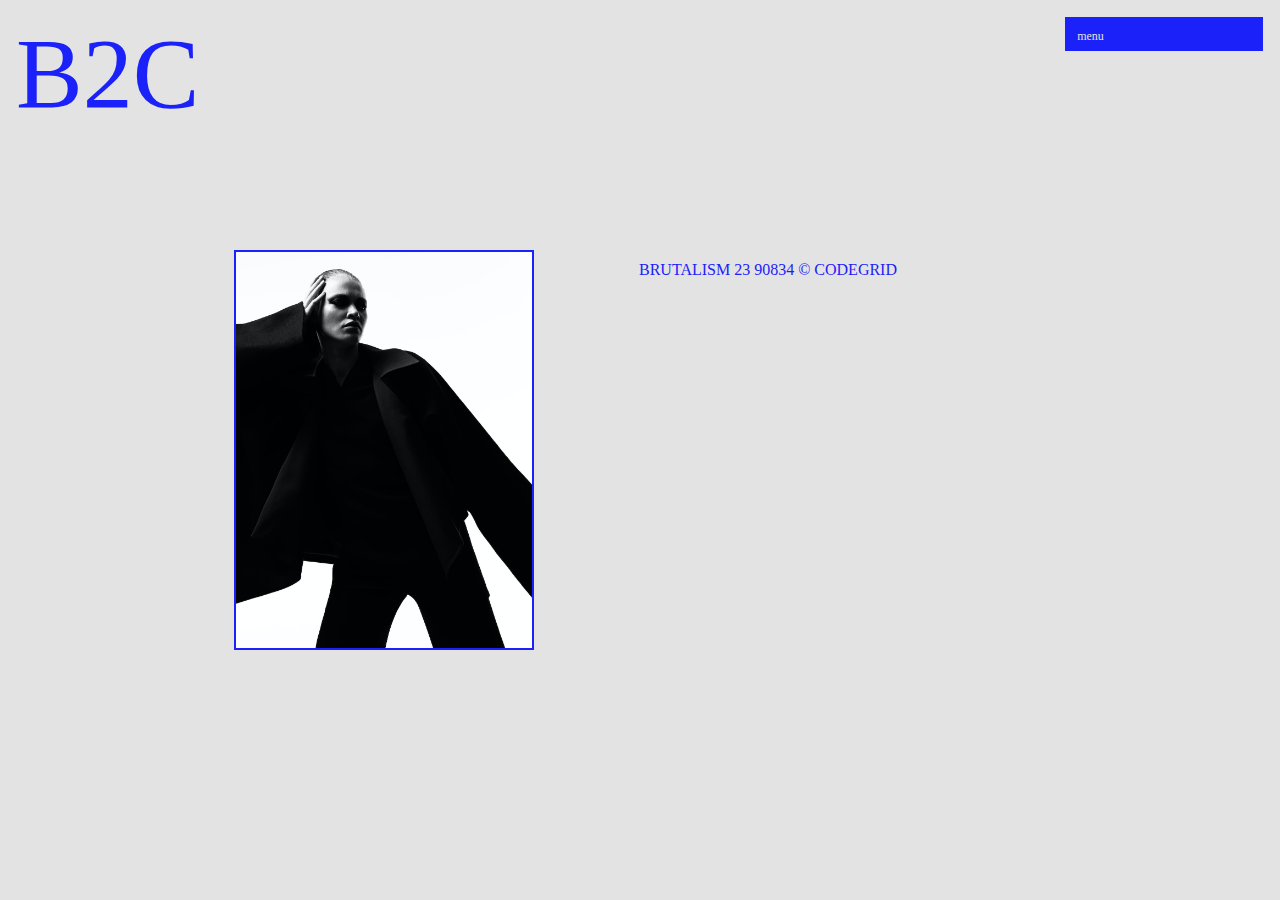
<file: src/page1/index.html>
<!DOCTYPE html>
<html lang="en">
  <head>
    <meta charset="UTF-8" />
    <meta name="viewport" content="width=device-width, initial-scale=1.0" />
    <title>D2C NAV | Codegrid</title>
    <link rel="stylesheet" href="css/styles.css" />
  </head>
  <body>
    <div class="logo">B2C</div>
    <div class="dummy-img"></div>
    <div class="dummy-text">brutalism 23 90834 &copy; Codegrid</div>
    <div class="menu-container">
      <div class="col col-1">
        <div class="menu-item" id="menu-toggle">menu</div>
      </div>
      <div class="col col-2">
        <div class="menu-item" id="close-menu">close</div>
        <div class="menu-item">home</div>
        <div class="menu-item">stills</div>
        <div class="menu-item">videos</div>
        <div class="menu-item">faq</div>
        <div class="menu-item">contact</div>
      </div>
    </div>
    <div class="marquee-container">
      <div class="marquee">
        home home home home home home home home home home home home home home
        home home home home home home home home home home home home
      </div>
    </div>
    <script src="https://cdnjs.cloudflare.com/ajax/libs/gsap/3.3.1/gsap.min.js"></script>
    <script src="./js/script.js"></script>
  </body>
</html>
</file>
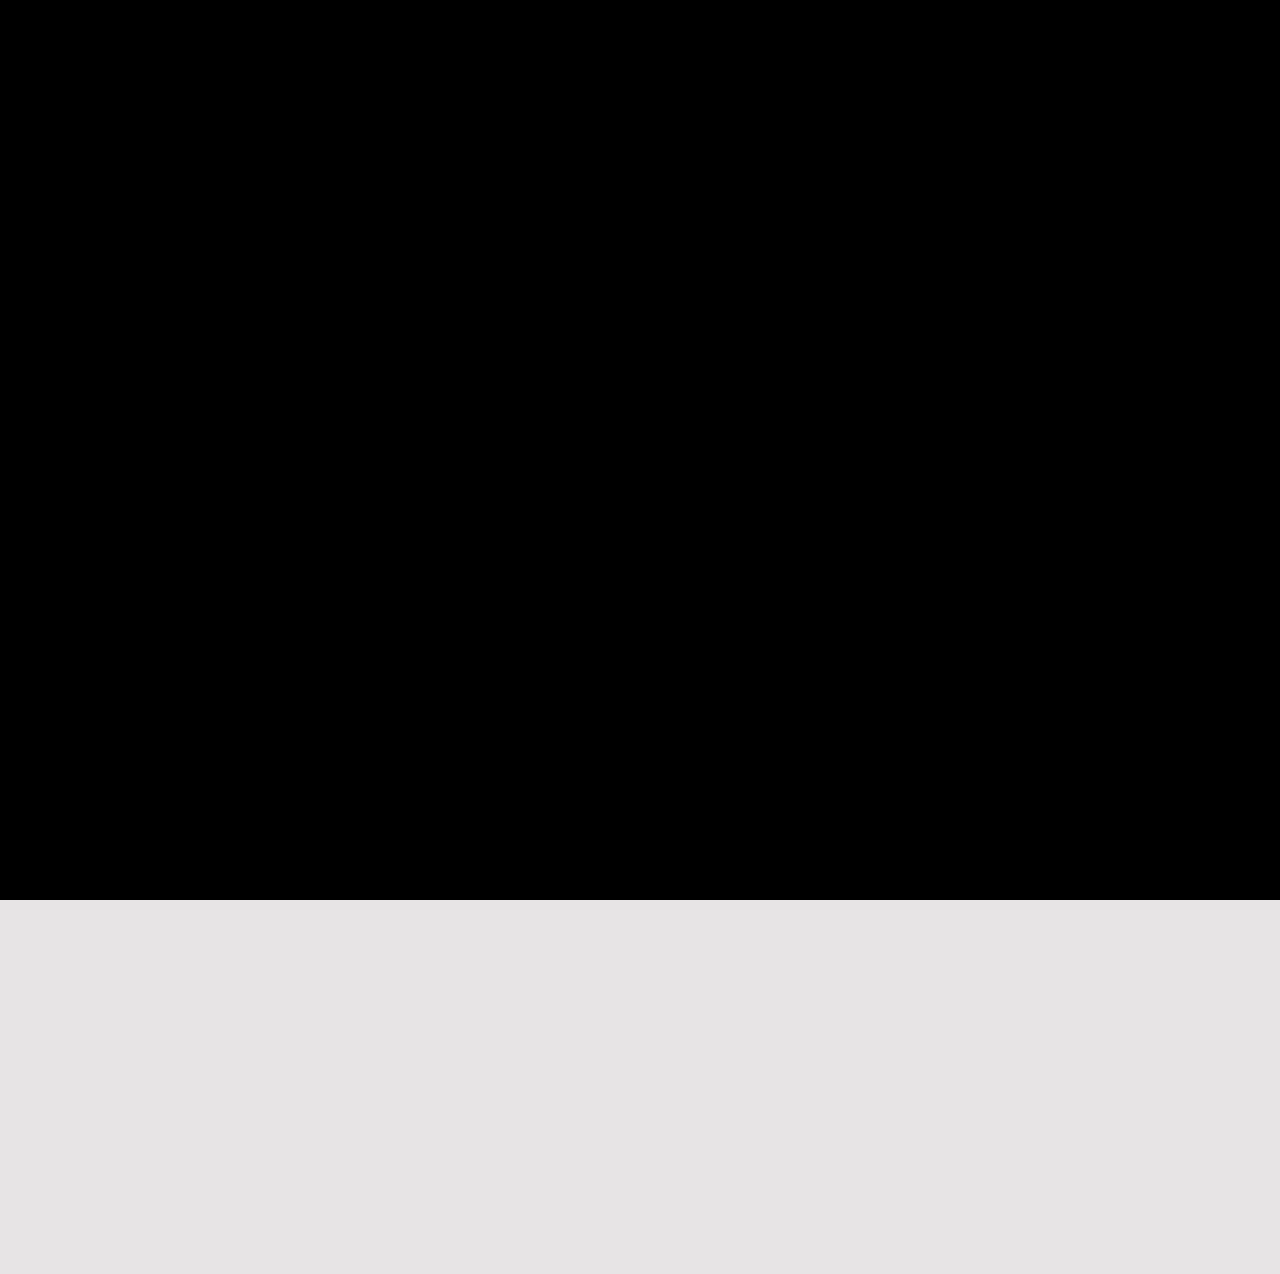
<file: src/page11/index.html>
<!DOCTYPE html>
<html lang="en">
  <head>
    <meta charset="UTF-8" />
    <meta name="viewport" content="width=device-width, initial-scale=1.0" />
    <title>Our Revolution Landing Page Rebuild | @Codegrid</title>
    <link rel="stylesheet" href="styles.css" />
  </head>
  <body>
    <div class="container">
      <div class="loader">
        <div class="loader-imgs">
          <div class="img">
            <img src="./assets/img1.jpg" alt="" />
          </div>
          <div class="img">
            <img src="./assets/img2.jpg" alt="" />
          </div>
          <div class="img">
            <img src="./assets/img3.jpg" alt="" />
          </div>
          <div class="img" id="loader-logo">
            <img src="./assets/logo.png" alt="" />
          </div>
          <div class="img">
            <img src="./assets/img4.jpg" alt="" />
          </div>
          <div class="img">
            <img src="./assets/img5.jpg" alt="" />
          </div>
          <div class="img">
            <img src="./assets/img6.jpg" alt="" />
          </div>
        </div>
      </div>
      <div class="website-content">
        <nav>
          <div class="nav-item">
            <a href="#">( menu )</a>
          </div>
          <div class="nav-item" id="logo">
            <a href="#">EliteWebsites</a>
          </div>
          <div class="nav-item">
            <a href="#">( work* )</a>
          </div>
        </nav>

        <div class="hero">
          <div class="h1">
            <h1>we believe</h1>
          </div>
          <div class="h1">
            <h1>websites shape the</h1>
          </div>
          <div class="h1">
            <h1><span>future</span></h1>
          </div>
        </div>

        <footer>
          <div class="item">
            <img src="./assets/img7.jpg" alt="" />
          </div>
          <div class="item">
            <img src="./assets/img8.jpg" alt="" />
          </div>
          <div class="item">
            <img src="./assets/img9.jpg" alt="" />
          </div>
          <div class="item">
            <img src="./assets/img10.jpg" alt="" />
          </div>
        </footer>
      </div>
    </div>
    <script src="https://cdnjs.cloudflare.com/ajax/libs/gsap/3.12.5/gsap.min.js"></script>
    <script src="./script.js"></script>
  </body>
</html>
</file>
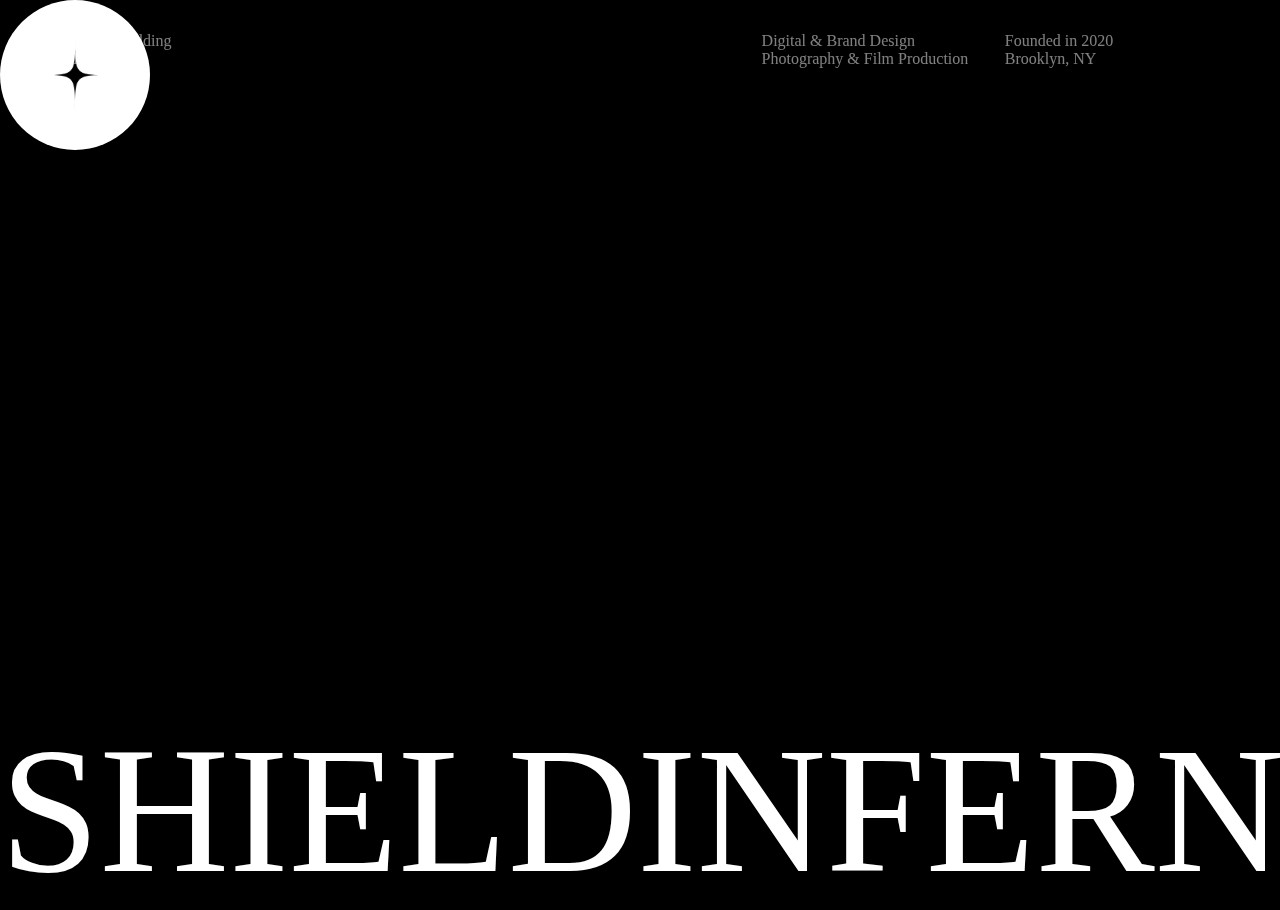
<file: src/page14/index.html>
<!DOCTYPE html>
<html lang="en">
  <head>
    <meta charset="UTF-8" />
    <meta name="viewport" content="width=device-width, initial-scale=1.0" />
    <title>cg-savoirfaire-lp</title>
    <link rel="stylesheet" href="styles.css" />
  </head>
  <body>
    <div class="items-container"></div>

    <div class="cursor">
      <img src="./assets/cursor.png" alt="" />
    </div>

    <div class="wrapper">
      <nav>
        <div class="nav-item">
          <p>
            Knowing by Building <br />
            ShieldInferno
          </p>
        </div>
        <div class="nav-item">
          <p>Digital & Brand Design <br />Photography & Film Production</p>
          <p>Founded in 2020 <br />Brooklyn, NY</p>
        </div>
      </nav>
      <div class="header">
        <h1>ShieldInferno</h1>
      </div>
    </div>
    <script src="https://cdnjs.cloudflare.com/ajax/libs/gsap/3.12.5/gsap.min.js"></script>
    <script src="./script.js"></script>
  </body>
</html>
</file>
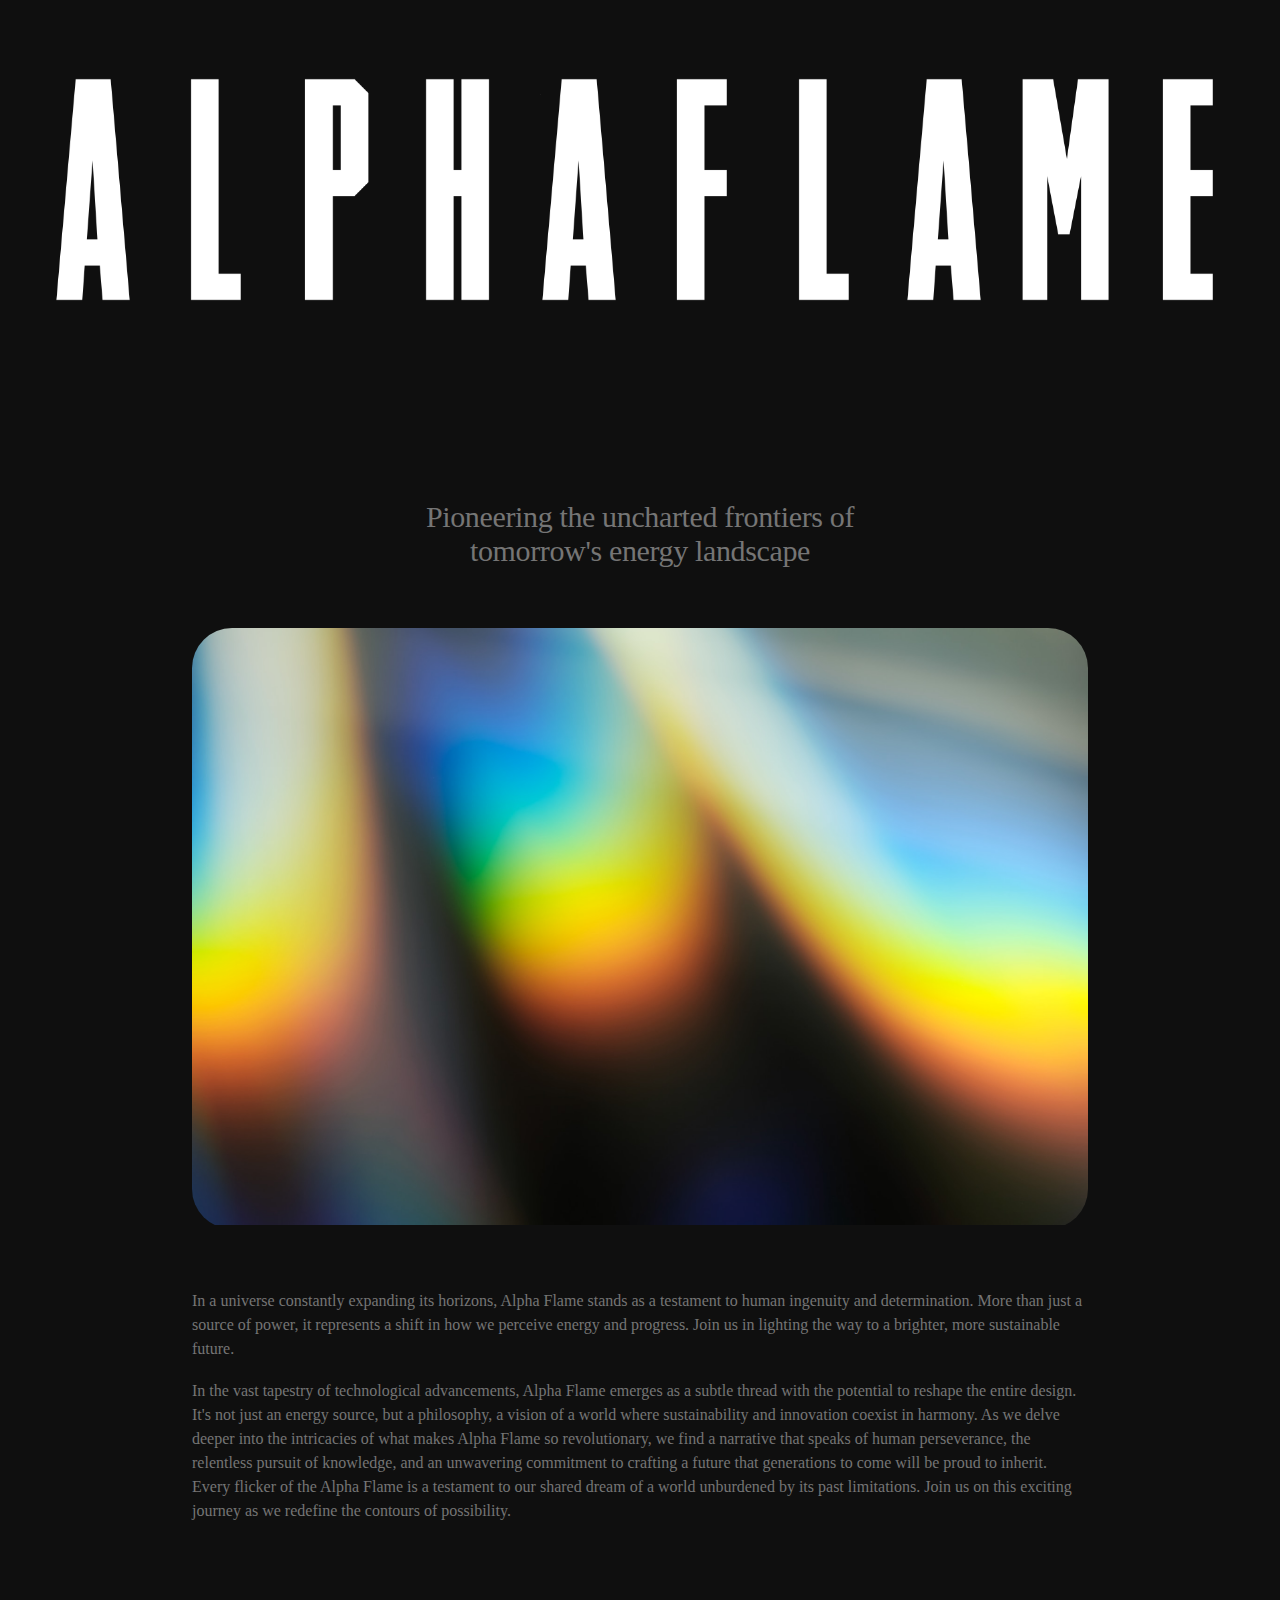
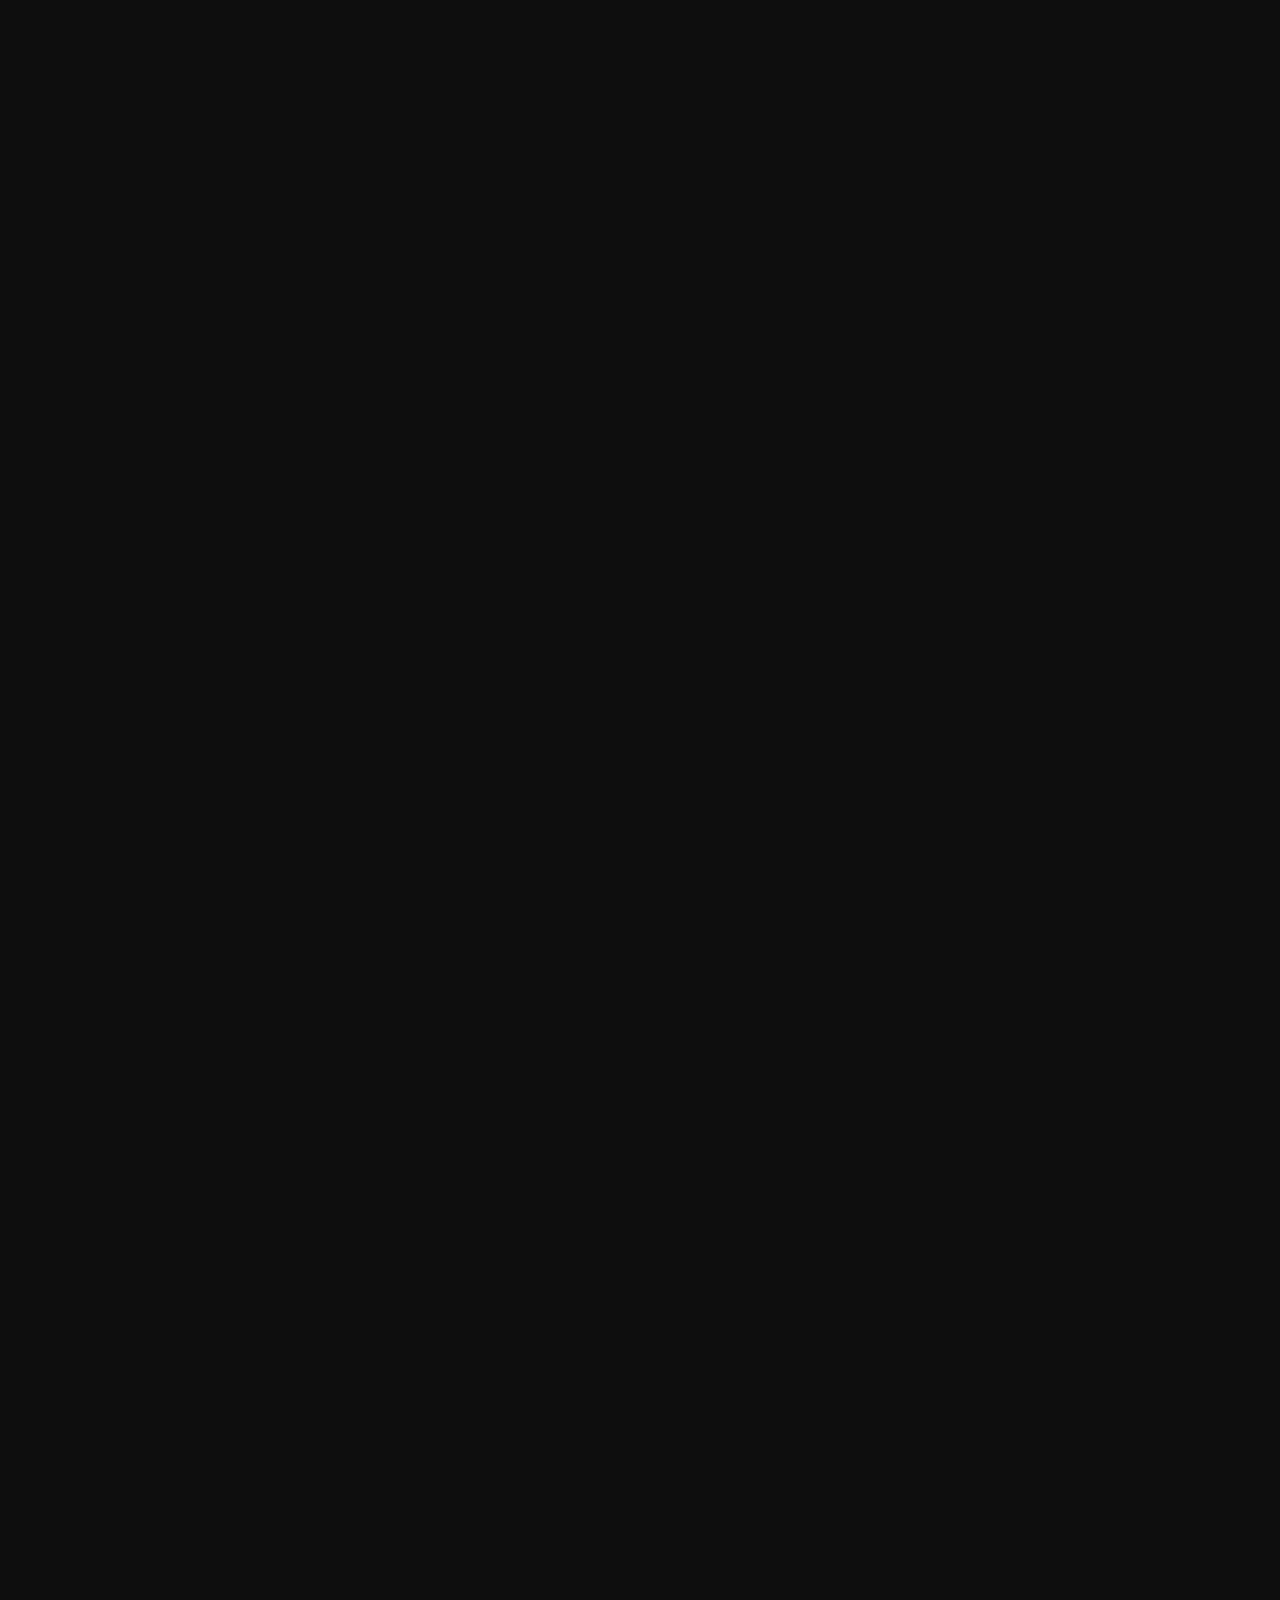
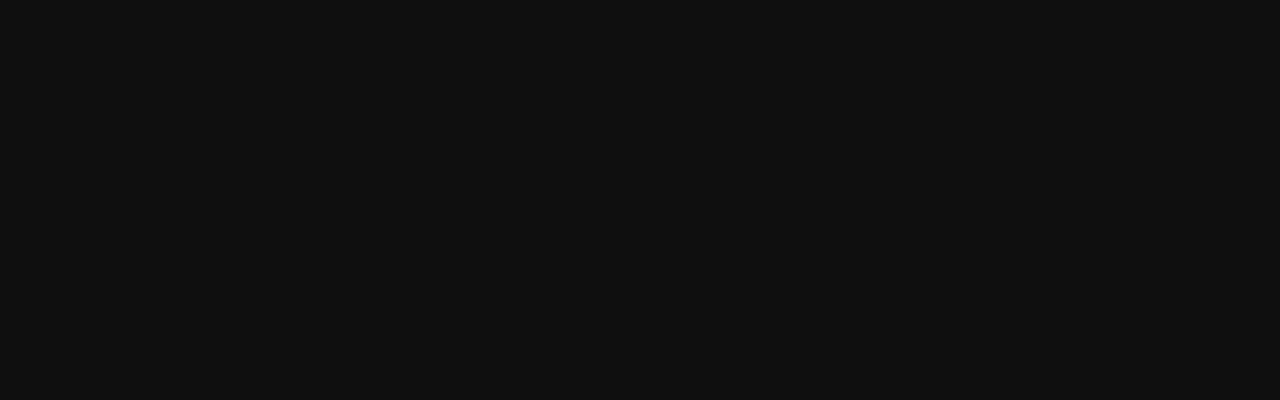
<file: src/page16/index.html>
<!DOCTYPE html>
<html lang="en">
  <head>
    <meta charset="UTF-8" />
    <meta name="viewport" content="width=device-width, initial-scale=1.0" />
    <title>Page Scroll Animation | Awwwards SOTD Rebuild | Codegrid</title>
    <link rel="stylesheet" href="styles.css" />
  </head>
  <body>
    <div class="container">
      <div class="nav">
        <div class="logo">
          <a href="#">AlphaFlame</a>
          <div class="logo-revealer"></div>
        </div>
      </div>
      <div class="header">
        <div class="letter">
          <img src="./letters/A.png" alt="" />
        </div>
        <div class="letter">
          <img src="./letters/L.png" alt="" />
        </div>
        <div class="letter">
          <img src="./letters/P.png" alt="" />
        </div>
        <div class="letter">
          <img src="./letters/H.png" alt="" />
        </div>
        <div class="letter">
          <img src="./letters/A.png" alt="" />
        </div>
        <div class="letter">
          <img src="./letters/F.png" alt="" />
        </div>
        <div class="letter">
          <img src="./letters/L.png" alt="" />
        </div>
        <div class="letter">
          <img src="./letters/A.png" alt="" />
        </div>
        <div class="letter">
          <img src="./letters/M.png" alt="" />
        </div>
        <div class="letter">
          <img src="./letters/E.png" alt="" />
        </div>
      </div>

      <div class="website-content">
        <div class="website-content-wrapper">
          <h1>
            Pioneering the uncharted frontiers of <br />
            tomorrow's energy landscape
          </h1>
          <div class="img">
            <img src="./hero.jpg" alt="" />
          </div>
          <p>
            In a universe constantly expanding its horizons, Alpha Flame stands
            as a testament to human ingenuity and determination. More than just
            a source of power, it represents a shift in how we perceive energy
            and progress. Join us in lighting the way to a brighter, more
            sustainable future.
          </p>

          <br />
          <p>
            In the vast tapestry of technological advancements, Alpha Flame
            emerges as a subtle thread with the potential to reshape the entire
            design. It's not just an energy source, but a philosophy, a vision
            of a world where sustainability and innovation coexist in harmony.
            As we delve deeper into the intricacies of what makes Alpha Flame so
            revolutionary, we find a narrative that speaks of human
            perseverance, the relentless pursuit of knowledge, and an unwavering
            commitment to crafting a future that generations to come will be
            proud to inherit. Every flicker of the Alpha Flame is a testament to
            our shared dream of a world unburdened by its past limitations. Join
            us on this exciting journey as we redefine the contours of
            possibility.
          </p>
        </div>
      </div>
    </div>
    <script src="https://cdnjs.cloudflare.com/ajax/libs/gsap/3.12.2/gsap.min.js"></script>
    <script>
      const header = document.querySelector(".header");
      const letters = document.querySelectorAll(".letter");
      const logo = document.querySelector(".logo a");
      const websiteContent = document.querySelector(".website-content");

      let lastScroll = 0;

      const sectionHeight = 150;

      window.addEventListener("scroll", () => {
        const scrollY = window.scrollY;

        if (scrollY < 900) {
          websiteContent.style.position = "fixed";
          websiteContent.style.top = "0px";
        } else {
          websiteContent.style.position = "absolute";
          websiteContent.style.top = "900px";
        }
        const orderPairs = [
          [4, 5],
          [3, 6],
          [2, 7],
          [1, 8],
          [0, 9],
        ];

        orderPairs.forEach((pair, orderIndex) => {
          const startScroll = sectionHeight * orderIndex;

          if (scrollY >= startScroll) {
            const moveFactor = Math.min(
              1,
              (scrollY - startScroll) / sectionHeight
            );
            const translateY = -moveFactor * header.offsetHeight;

            pair.forEach((idx) => {
              const letter = letters[idx];
              gsap.to(letter, {
                y: translateY,
                zIndex: 1 - moveFactor,
              });
            });
          } else {
            pair.forEach((idx) => {
              const letter = letters[idx];
              gsap.to(letter, {
                y: 0,
                zIndex: 1,
              });
            });
          }
        });

        // Buffer to introduce delay after letters' animation before logo starts moving
        const buffer = 50;

        // Adjust logo position based on scroll position
        if (
          scrollY >= orderPairs.length * sectionHeight + buffer &&
          !gsap.isTweening(logo)
        ) {
          gsap.to(logo, {
            top: "0px",
            ease: "power1.out",
            overwrite: true,
          });
          gsap.to(".logo-revealer", {
            scaleY: 0,
            overwrite: true,
          });
        } else if (
          scrollY <= (orderPairs.length - 1) * sectionHeight &&
          !gsap.isTweening(logo)
        ) {
          gsap.to(logo, {
            top: "20px",
            ease: "power1.out",
            overwrite: true,
          });

          gsap.to(".logo-revealer", {
            scaleY: 1,
            overwrite: true,
          });
        }

        lastScroll = scrollY;
      });
    </script>
  </body>
</html>
</file>
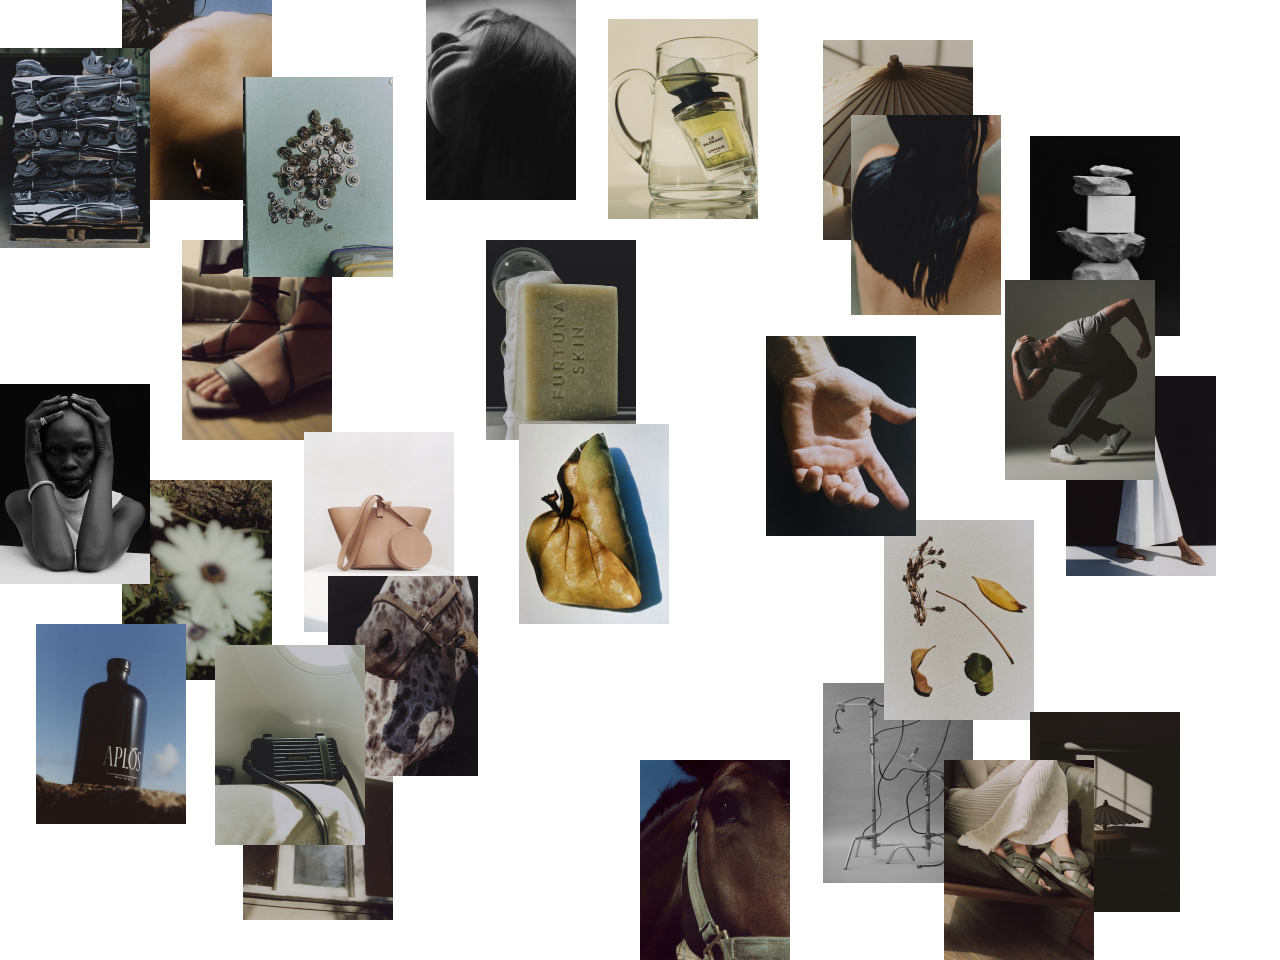
<file: src/page19/index.html>
<!DOCTYPE html>
<html lang="en">
  <head>
    <meta charset="UTF-8" />
    <meta http-equiv="X-UA-Compatible" content="IE=edge" />
    <meta name="viewport" content="width=device-width, initial-scale=1.0" />
    <title>canvas parallax gallery - awwwards rebuilt</title>
    <link rel="stylesheet" href="styles.css" />
    <script src="https://unpkg.co/gsap@3/dist/gsap.min.js"></script>
  </head>
  <body>
    <div id="gallery">
      <div class="block"></div>
      <div class="block"></div>
      <div class="block"></div>
      <div class="block"></div>
      <div class="block"></div>
      <div class="block"></div>
      <div class="block"></div>
      <div class="block"></div>
      <div class="block"></div>
      <div class="block"></div>
      <div class="block"></div>
      <div class="block"></div>
      <div class="block"></div>
      <div class="block"></div>
      <div class="block"></div>
      <div class="block"></div>
      <div class="block"></div>
      <div class="block"></div>
      <div class="block"></div>
      <div class="block"></div>
      <div class="block"></div>
      <div class="block"></div>
      <div class="block"></div>
      <div class="block"></div>
      <div class="block"></div>
      <div class="block"></div>
    </div>
  </body>
  <script>
    const gallery = document.getElementById("gallery");

    window.onmousemove = (e) => {
      const mouseX = e.clientX,
        mouseY = e.clientY;

      const xDecimal = mouseX / window.innerWidth,
        yDecimal = mouseY / window.innerHeight;

      const maxX = gallery.offsetWidth - window.innerWidth,
        maxY = gallery.offsetHeight - window.innerHeight;

      const panX = maxX * xDecimal * -1,
        panY = maxY * yDecimal * -1;

      gallery.animate(
        {
          transform: `translate(${panX}px, ${panY}px)`,
        },
        {
          duration: 4000,
          fill: "forwards",
          easing: "ease",
        }
      );
    };

    const radius = 300,
      maxScale = 3,
      blocks = document.querySelectorAll(".block"),
      radius2 = radius * radius,
      container = document.querySelector("#gallery");

    blocks.forEach((block) => {
      let b = block.getBoundingClientRect();
      (block.cx = b.left + b.width / 2 + window.pageXOffset),
        (block.cy = b.top + b.height / 2 + window.pageYOffset);

      block.tween = gsap
        .to(block, { scale: maxScale, ease: "power1.in", paused: true })
        .progress(1)
        .progress(0);
    });

    document.addEventListener("mousemove", (e) => {
      let i = blocks.length,
        dx,
        dy,
        block;
      while (i--) {
        block = blocks[i];
        dx = (block.cx - e.pageX) ** 2;
        dy = (block.cy - e.pageY) ** 2;
        block.tween.progress(1 - (dx + dy) / radius2);
      }
    });
  </script>
</html>
</file>
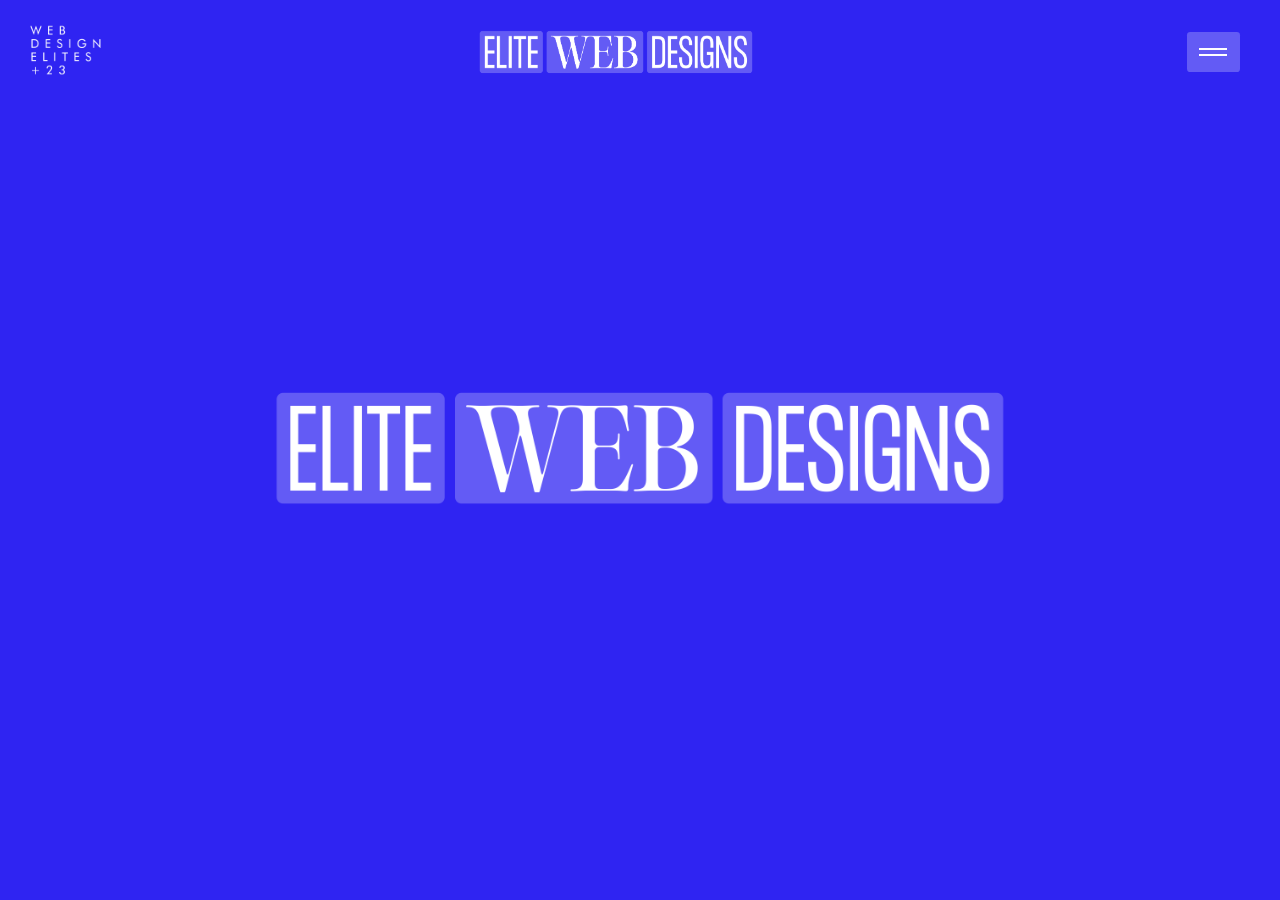
<file: src/page2/index.html>
<!DOCTYPE html>
<html lang="en">
  <head>
    <meta charset="UTF-8" />
    <meta name="viewport" content="width=device-width, initial-scale=1.0" />
    <title>cg-art-tech-nav</title>
    <link rel="stylesheet" href="styles.css" />
  </head>
  <body>
    <div class="website-content">
      <div class="header">
        <img src="./assets/logo-main.png" alt="" />
      </div>
    </div>
    <nav>
      <div class="logo">
        <img src="./assets/logo.png" alt="" />
      </div>
      <div class="logo-main">
        <img src="./assets/logo-main.png" alt="" />
      </div>
      <div class="toggle-btn">
        <button
          class="burger"
          onclick="this.classList.toggle('active');"
        ></button>
      </div>
    </nav>
    <div class="overlay">
      <div class="block"></div>
      <div class="block"></div>
      <div class="block"></div>
      <div class="block"></div>
      <div class="block"></div>
      <div class="block"></div>
      <div class="block"></div>
      <div class="block"></div>
    </div>
    <div class="overlay-menu">
      <div class="menu-title">
        <p>[menu]</p>
      </div>
      <div class="menu-item">
        <div class="menu-item-year">
          <p>2023</p>
        </div>
        <div class="menu-item-name">
          <p>Digital Art Collecting</p>
        </div>
        <div class="menu-item-link">
          <a href="#">[explore]</a>
        </div>
      </div>
      <div class="menu-item">
        <div class="menu-item-year">
          <p>2022</p>
        </div>
        <div class="menu-item-name">
          <p>Art NFT Collecting</p>
        </div>
        <div class="menu-item-link">
          <a href="#">[explore]</a>
        </div>
      </div>
      <div class="menu-item">
        <div class="menu-item-year">
          <p>2021</p>
        </div>
        <div class="menu-item-name">
          <p>Collectors Edition</p>
        </div>
        <div class="menu-item-link">
          <a href="#">[explore]</a>
        </div>
      </div>
      <div class="menu-item">
        <div class="menu-item-year">
          <p>Learn More</p>
        </div>
        <div class="menu-item-name">
          <p>About</p>
        </div>
        <div class="menu-item-link">
          <a href="#">[explore]</a>
        </div>
      </div>
    </div>
    <script src="https://cdnjs.cloudflare.com/ajax/libs/gsap/3.12.4/gsap.min.js"></script>
    <script>
      // inspired from : https://www.arttechreport.com/
      document.addEventListener("DOMContentLoaded", function () {
          const toggleButton = document.querySelector(".burger");
          let isOpen = false;

          const timeline = gsap.timeline({ paused: true });

          timeline.to(".block", {
            duration: 1,
            clipPath: "polygon(0% 0%, 100% 0%, 100% 100%, 0% 100%)",
            stagger: 0.075,
            ease: "power3.inOut"
          })

          timeline.to(".menu-title, .menu-item", {
            duration: 0.3,
            opacity: 1,
            stagger: 0.05
          }, "-=0.5");

          toggleButton.addEventListener("click", function () {
            if (isOpen) {
              timeline.reverse();
            } else {
              timeline.play();
            }
            isOpen = !isOpen;
          });
        });
    </script>
  </body>
</html>
</file>
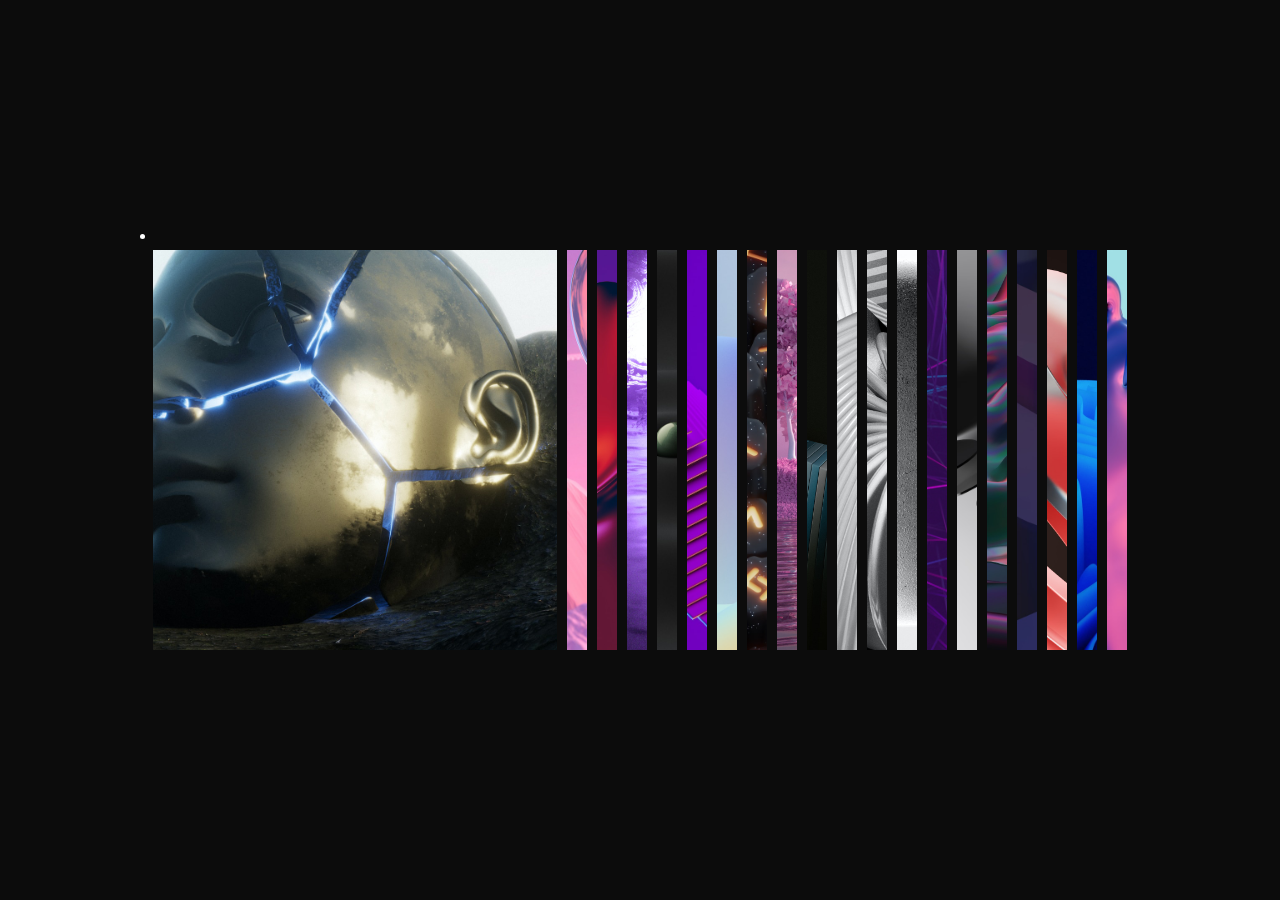
<file: src/page20/index.html>
<!DOCTYPE html>
<html lang="en">
  <head>
    <meta charset="UTF-8" />
    <meta http-equiv="X-UA-Compatible" content="IE=edge" />
    <meta name="viewport" content="width=device-width, initial-scale=1.0" />
    <title>CODEGRID | VERTICAL IMAGE CARDS EXPANDING ON MOUSEMOVE</title>
    <link rel="stylesheet" href="styles.css" />
  </head>
  <body>
    <div class="container">
      <div class="indicator"></div>
      <div class="gallery">
        <div class="gallery-item">
          <img src="./images/img1.jpg" alt="" />
        </div>
        <div class="gallery-item">
          <img src="./images/img2.jpg" alt="" />
        </div>
        <div class="gallery-item">
          <img src="./images/img3.jpg" alt="" />
        </div>
        <div class="gallery-item">
          <img src="./images/img4.jpg" alt="" />
        </div>
        <div class="gallery-item">
          <img src="./images/img5.jpg" alt="" />
        </div>
        <div class="gallery-item">
          <img src="./images/img6.jpg" alt="" />
        </div>
        <div class="gallery-item">
          <img src="./images/img7.jpg" alt="" />
        </div>
        <div class="gallery-item">
          <img src="./images/img8.jpg" alt="" />
        </div>
        <div class="gallery-item">
          <img src="./images/img9.jpg" alt="" />
        </div>
        <div class="gallery-item">
          <img src="./images/img10.jpg" alt="" />
        </div>
        <div class="gallery-item">
          <img src="./images/img11.jpg" alt="" />
        </div>
        <div class="gallery-item">
          <img src="./images/img12.jpg" alt="" />
        </div>
        <div class="gallery-item">
          <img src="./images/img13.jpg" alt="" />
        </div>
        <div class="gallery-item">
          <img src="./images/img14.jpg" alt="" />
        </div>
        <div class="gallery-item">
          <img src="./images/img15.jpg" alt="" />
        </div>
        <div class="gallery-item">
          <img src="./images/img16.jpg" alt="" />
        </div>
        <div class="gallery-item">
          <img src="./images/img17.jpg" alt="" />
        </div>
        <div class="gallery-item">
          <img src="./images/img18.jpg" alt="" />
        </div>
        <div class="gallery-item">
          <img src="./images/img19.jpg" alt="" />
        </div>
        <div class="gallery-item">
          <img src="./images/img20.jpg" alt="" />
        </div>
      </div>
    </div>
    <script src="./script.js"></script>
  </body>
</html>
</file>
<file: src/page1/css/styles.css>
:root {
  --accent: #1b21f9;
  --bg: #e3e3e3;
}

* {
  margin: 0;
  padding: 0;
  box-sizing: border-box;
}

html,
body {
  width: 100vw;
  height: 100vh;
  background-color: var(--bg);
  font-family: "Arame Mono";
}

.logo {
  position: fixed;
  top: 1rem;
  left: 1rem;
  color: var(--accent);
  font-size: 100px;
}

.dummy-img {
  position: absolute;
  top: 50%;
  left: 30%;
  transform: translate(-50%, -50%);
  width: 300px;
  height: 400px;
  background: url("../assets/img-2.jpg") no-repeat 50% 50%;
  background-size: cover;
  border: 2px solid var(--accent);
}

.dummy-text {
  position: absolute;
  top: 30%;
  left: 60%;
  transform: translate(-50%, -50%);
  text-transform: uppercase;
  color: var(--accent);
}

.menu-container {
  position: fixed;
  top: 1rem;
  right: 1rem;
  width: 200px;
  height: 240px;
  overflow: hidden;
  height: 35px;
}

.menu-container .col {
  position: absolute;
  width: 200px;
  cursor: pointer;
}

.menu-container .col:nth-child(1) {
  left: 0;
}

.menu-container .col:nth-child(2) {
  left: 200px;
}

.menu-container .col .menu-item {
  background: var(--accent);
  color: var(--bg);
  margin: 0.075rem;
  padding: 0.75rem;
  font-size: 12px;
}

.menu-container .col-2 .menu-item {
  position: relative;
  left: 200px;
}

.marquee-container {
  position: absolute;
  right: 0;
  width: 200px;
  padding: 0.5rem;
  background-color: var(--bg);
  color: var(--accent);
  overflow: hidden;
  border: 2px solid var(--accent);
  display: none;
  pointer-events: none;
  transform: scale(0);
}

.marquee-container .marquee {
  width: 1000px;
}
</file>
<file: src/page11/styles.css>
* {
  margin: 0;
  padding: 0;
  box-sizing: border-box;
}

html,
body {
  font-family: "Sharp Grotesk";
  background: #e7e4e5;
  overflow: hidden;
}

.loader {
  position: fixed;
  width: 100vw;
  height: 100vh;
  background: #000;
  clip-path: polygon(0% 0%, 100% 0%, 100% 100%, 0% 100%);
  pointer-events: none;
}

.loader-imgs {
  width: 150%;
  position: absolute;
  top: 50%;
  left: 50%;
  transform: translate(-50%, -50%);
  display: flex;
  gap: 50px;
  clip-path: polygon(0% 0%, 100% 0%, 100% 100%, 0% 100%);
}

.img {
  position: relative;
  flex: 1;
  clip-path: polygon(0% 0%, 100% 0%, 100% 100%, 0% 100%);
}

img {
  width: 100%;
  height: 100%;
  object-fit: cover;
}

nav {
  width: 100%;
  padding: 30px;
  display: flex;
  align-items: center;
  font-family: "Neue Montreal";
}

.nav-item {
  position: relative;
  flex: 1;
}

.nav-item:nth-child(2) {
  text-align: center;
  font-family: "PP Editorial Old";
  font-size: 24px;
  font-weight: 500;
}

.nav-item:nth-child(3) {
  text-align: right;
}

#logo a {
  text-transform: none;
}

a {
  text-decoration: none;
  text-transform: uppercase;
  color: #000;
}

.hero {
  width: 100%;
  position: absolute;
  top: 45%;
  transform: translateY(-50%);
  text-transform: uppercase;
  font-family: "PP Migra";
}

.h1 {
  width: 100%;
  text-align: center;
  font-size: 4vw;
  clip-path: polygon(0% 0%, 100% 0%, 100% 100%, 0% 100%);
}

h1 {
  position: relative;
  font-weight: 400;
  line-height: 85%;
}

h1 span {
  font-family: "Sharp Grotesk";
  font-weight: 700;
}

footer {
  width: 100%;
  position: absolute;
  bottom: 30px;
  right: 30px;
  display: flex;
  justify-content: flex-end;
  gap: 10px;
  clip-path: polygon(0% 0%, 100% 0%, 100% 100%, 0% 100%);
}

.item {
  position: relative;
  width: 100px;
  height: 100px;
}
</file>
<file: src/page14/styles.css>
* {
  margin: 0;
  padding: 0;
  box-sizing: border-box;
}

body {
  width: 100vw;
  height: 100vh;
  overflow: hidden;
  background: #000;
  font-family: "PP Neue Montreal";
}

.wrapper {
  position: relative;
  width: 100%;
  height: 100%;
  z-index: -1;
}

nav {
  position: fixed;
  top: 0;
  width: 100vw;
  display: flex;
  padding: 2em;
}

.nav-item:nth-child(1) {
  flex: 3;
}

.nav-item:nth-child(2) {
  flex: 2;
  display: flex;
}

.nav-item:nth-child(2) p {
  flex: 1;
}

p {
  font-weight: 500;
  color: #fff;
  opacity: 0.5;
  letter-spacing: 0;
}

.header {
  position: absolute;
  bottom: 0;
  width: 100%;
}

.header h1 {
  text-transform: uppercase;
  font-family: "PP Editorial Old";
  font-size: 14vw;
  font-weight: 300;
  color: #fff;
  text-align: center;
  line-height: 100%;
}

video,
img {
  width: 100%;
  height: 100%;
  object-fit: cover;
}

.video-container,
.img-container {
  position: absolute;
  width: 700px;
  height: 500px;
  transform: translateY(-50%);
  pointer-events: none;
}

.cursor {
  position: absolute;
  width: 150px;
  height: 150px;
  background: #fff;
  border-radius: 100%;
  display: flex;
  justify-content: center;
  align-items: center;
  font-size: 50px;
  z-index: -1;
}
</file>
<file: src/page16/styles.css>
* {
  margin: 0;
  padding: 0;
  box-sizing: border-box;
}

html,
body {
  width: 100%;
  height: 100%;
  min-height: 400vh;
  background: #0f0f0f;
  font-family: "Neue Montreal";
}

img {
  width: 100%;
  height: 100%;
  object-fit: cover;
}

.header {
  top: 0;
  position: fixed;
  margin-top: 2em;
  padding: 2em;
  width: 100%;
  display: flex;
  color: #fff;
  z-index: 2;
}

.header:after {
  content: "";
  position: absolute;
  width: 100%;
  height: 100%;
  top: -100%;
  left: 0;
  background: #0f0f0f;
  z-index: 2;
}

.header > div {
  flex: 1;
  text-align: center;
}

.header .letter img {
  display: block;
}

.nav {
  top: 0;
  width: 100%;
  position: fixed;
  display: flex;
  justify-content: center;
  align-items: center;
  padding: 3em 0;
  z-index: 1;
}

.logo {
  position: relative;
}

.logo a {
  position: relative;
  top: 20px;
  color: #fff;
  text-decoration: none;
  font-family: "TIMMONS NY 2.0", sans-serif;
  font-size: 30px;
  text-transform: uppercase;
}

.logo-revealer {
  position: absolute;
  top: 0;
  width: 100%;
  height: 100%;
  transform-origin: bottom;
}

.logo-revealer:after {
  content: "";
  position: absolute;
  width: 100%;
  height: 100%;
  top: 20px;
  left: 0;
  background: #0f0f0f;
  z-index: 2;
}

.website-content {
  width: 100%;
  top: 0;
  padding-top: 500px;
  z-index: 0;
}

.website-content-wrapper {
  width: 70%;
  margin: 0 auto;
}

h1 {
  text-align: center;
  color: #757575;
  font-weight: 400;
  font-size: 30px;
  line-height: 1.125;
  letter-spacing: -0.012em;
}

.img {
  width: 100%;
  margin: 60px 0;
  overflow: hidden;
  border-radius: 40px;
}

p {
  color: #757575;
  font-size: 16px;
  line-height: 1.5;
}
</file>
<file: src/page19/styles.css>
body {
  background-color: #fff;
  height: 100vh;
  margin: 0px;
  overflow: hidden;
  cursor: crosshair;
}

#gallery {
  height: 75vmax;
  width: 95vmax;
  position: relative;
}

.block {
  position: absolute;
  width: 150px;
  height: 200px;
  z-index: 1;
}

.block:hover {
  z-index: 2;
}

.block:nth-child(1) {
  top: 0;
  left: 10%;
  background: url("./assets/1.jpeg") no-repeat 50% 50%;
  background-size: cover;
}

.block:nth-child(2) {
  top: 5%;
  left: 0%;
  background: url("./assets/2.jpeg") no-repeat 50% 50%;
  background-size: cover;
}

.block:nth-child(3) {
  top: 25%;
  left: 15%;
  background: url("./assets/3.jpeg") no-repeat 50% 50%;
  background-size: cover;
}
.block:nth-child(4) {
  top: 50%;
  left: 10%;
  background: url("./assets/4.jpeg") no-repeat 50% 50%;
  background-size: cover;
}
.block:nth-child(5) {
  top: 8%;
  left: 20%;
  background: url("./assets/5.jpeg") no-repeat 50% 50%;
  background-size: cover;
}
.block:nth-child(6) {
  top: 40%;
  left: 0%;
  background: url("./assets/6.jpeg") no-repeat 50% 50%;
  background-size: cover;
}
.block:nth-child(7) {
  top: 65%;
  left: 3%;
  background: url("./assets/7.jpeg") no-repeat 50% 50%;
  background-size: cover;
}
.block:nth-child(8) {
  top: 75%;
  left: 20%;
  background: url("./assets/8.jpeg") no-repeat 50% 50%;
  background-size: cover;
}
.block:nth-child(9) {
  top: 0;
  left: 35%;
  background: url("./assets/9.jpeg") no-repeat 50% 50%;
  background-size: cover;
}
.block:nth-child(10) {
  top: 25%;
  left: 40%;
  background: url("./assets/10.jpeg") no-repeat 50% 50%;
  background-size: cover;
}
.block:nth-child(11) {
  bottom: 0;
  right: 35%;
  background: url("./assets/11.jpeg") no-repeat 50% 50%;
  background-size: cover;
}
.block:nth-child(12) {
  bottom: 75%;
  right: 20%;
  background: url("./assets/12.jpeg") no-repeat 50% 50%;
  background-size: cover;
}
.block:nth-child(13) {
  bottom: 65%;
  right: 3%;
  background: url("./assets/13.jpeg") no-repeat 50% 50%;
  background-size: cover;
}
.block:nth-child(14) {
  bottom: 35%;
  right: 45%;
  background: url("./assets/14.jpeg") no-repeat 50% 50%;
  background-size: cover;
}
.block:nth-child(15) {
  bottom: 40%;
  right: 0%;
  background: url("./assets/15.jpeg") no-repeat 50% 50%;
  background-size: cover;
}
.block:nth-child(16) {
  bottom: 8%;
  right: 20%;
  background: url("./assets/16.jpeg") no-repeat 50% 50%;
  background-size: cover;
}
.block:nth-child(17) {
  bottom: 50%;
  right: 5%;
  background: url("./assets/17.jpeg") no-repeat 50% 50%;
  background-size: cover;
}
.block:nth-child(18) {
  bottom: 25%;
  right: 15%;
  background: url("./assets/18.jpeg") no-repeat 50% 50%;
  background-size: cover;
}
.block:nth-child(19) {
  bottom: 5%;
  right: 3%;
  background: url("./assets/19.jpeg") no-repeat 50% 50%;
  background-size: cover;
}
.block:nth-child(20) {
  bottom: 0;
  right: 10%;
  background: url("./assets/20.jpeg") no-repeat 50% 50%;
  background-size: cover;
}
.block:nth-child(21) {
  top: 2%;
  left: 50%;
  background: url("./assets/21.jpeg") no-repeat 50% 50%;
  background-size: cover;
}
.block:nth-child(22) {
  top: 35%;
  left: 63%;
  background: url("./assets/22.jpeg") no-repeat 50% 50%;
  background-size: cover;
}
.block:nth-child(23) {
  top: 45%;
  left: 25%;
  background: url("./assets/23.jpeg") no-repeat 50% 50%;
  background-size: cover;
}
.block:nth-child(24) {
  top: 60%;
  left: 27%;
  background: url("./assets/24.jpeg") no-repeat 50% 50%;
  background-size: cover;
}
.block:nth-child(25) {
  top: 12%;
  left: 70%;
  background: url("./assets/25.jpeg") no-repeat 50% 50%;
  background-size: cover;
}
.block:nth-child(26) {
  bottom: 12%;
  right: 70%;
  background: url("./assets/26.jpeg") no-repeat 50% 50%;
  background-size: cover;
}
</file>
<file: src/page2/styles.css>
* {
  margin: 0;
  padding: 0;
  box-sizing: border-box;
}

html,
body {
  width: 100%;
  height: 100%;
  background: #2f24f2;
}

p {
  font-family: "Space Mono";
  text-transform: uppercase;
  font-size: 14px;
}

a {
  text-decoration: none;
  color: #fff;
  font-family: "Space Mono";
  text-transform: uppercase;
  font-size: 14px;
}

img {
  width: 100%;
  height: 100%;
  object-fit: cover;
}

.website-content {
  position: fixed;
  top: 0;
  left: 0;
  width: 100%;
  height: 100%;
  z-index: 0;
}

.website-content .header {
  width: 800px;
  position: absolute;
  top: 50%;
  left: 50%;
  transform: translate(-50%, -50%);
}

nav {
  position: fixed;
  width: 100%;
  display: flex;
  justify-content: space-between;
  align-items: center;
  z-index: 2;
  padding: 0 1em;
}

nav > div {
  flex: 1;
}

.logo img {
  width: 100px;
}

.logo-main {
  display: flex;
  justify-content: center;
  align-items: center;
}

.logo-main img {
  width: 300px;
}

.toggle-btn {
  display: flex;
  justify-content: flex-end;
  padding: 0 1.5em;
}

.burger {
  display: flex;
  justify-content: center;
  align-items: center;
  padding: 1.5em 2em;
  background: rgba(255, 255, 255, 0.25);
  border-radius: 0.25em;
  outline: none;
  height: 20px;
  width: 28px;
  border: none;
  transition: all 250ms ease-out;
  cursor: pointer;
}

.burger:before,
.burger:after {
  content: "";
  width: 28px;
  height: 1.5px;
  position: absolute;
  background: #fff;
  transition: all 250ms ease-out;
  /* transition-delay: 0.3s; */
  will-change: transform;
}

.burger:before {
  transform: translateY(-3px);
}

.burger:after {
  transform: translateY(3px);
}

.active.burger:before {
  transform: translateY(0) rotate(45deg);
}

.active.burger:after {
  transform: translateY(0) rotate(-45deg);
}

.burger:hover {
  background: rgba(255, 255, 255, 1);
}

.burger:hover:before,
.burger:hover:after {
  background: #000;
}

.overlay {
  position: fixed;
  top: 0;
  left: 0;
  width: 100vw;
  height: 100vh;
  display: flex;
}

.block {
  flex: 1;
  height: 100%;
  background: #000;
  clip-path: polygon(0 0, 100% 0, 100% 0, 0 0);
  margin-right: -2px;
}

.overlay-menu {
  position: fixed;
  top: 0;
  left: 0;
  width: 100vw;
  height: 100vh;
  display: flex;
  flex-direction: column;
  justify-content: center;
  align-items: center;
  color: #fff;
  padding: 10em 5em;
}

.menu-item,
.menu-title {
  flex: 1;
  width: 100%;
  opacity: 0;
}

.menu-title {
  display: flex;
  justify-content: center;
  align-items: center;
}

.menu-item {
  display: flex;
  padding: 1em;
  transition: 0.3s;
  cursor: pointer;
}

.menu-item-year,
.menu-item-link {
  flex: 1;
}

.menu-item-name {
  flex: 3;
  display: flex;
  justify-content: center;
}

.menu-item-name p {
  font-family: "PP Formula";
  font-size: 4vw;
  text-align: center;
}

.menu-item-link {
  text-align: right;
}

@media (max-width: 900px) {
  .logo-main img {
    display: none;
  }

  .website-content .header {
    width: 300px;
  }
}
</file>
<file: src/page20/styles.css>
:root {
  --bg: #0c0c0c;
}

* {
  box-sizing: border-box;
  margin: 0;
  padding: 0;
}

html,
body {
  height: 100vh;
  width: 100vw;
  background: var(--bg);
  overflow: hidden;
}

.container {
  position: absolute;
  top: 50%;
  left: 50%;
  transform: translate(-50%, -50%);
  transform-origin: center;
  width: 1000px;
  margin: 0 auto 2em auto;
  padding: 1em 0.5em;
  display: flex;
  justify-content: center;
}

.indicator {
  position: absolute;
  top: 0;
  left: 0;
  width: 5px;
  height: 5px;
  background: #fff;
  border-radius: 100%;
  transition: all 1s cubic-bezier(0.075, 0.82, 0.165, 1);
}

.gallery {
  display: flex;
  justify-content: space-around;
  width: 100%;
  overflow: hidden;
}

.gallery-item {
  display: flex;
  justify-content: center;
  align-items: center;
  flex: 0 1 20px;
  height: 400px;
  margin: 0 5px;
  background: #000;
  overflow: hidden;
  transition: flex 1s cubic-bezier(0.075, 0.82, 0.165, 1);
}

.gallery-item img {
  width: 400px;
  height: 100%;
  object-fit: contain;
  transform: scale(2);
}
</file>
